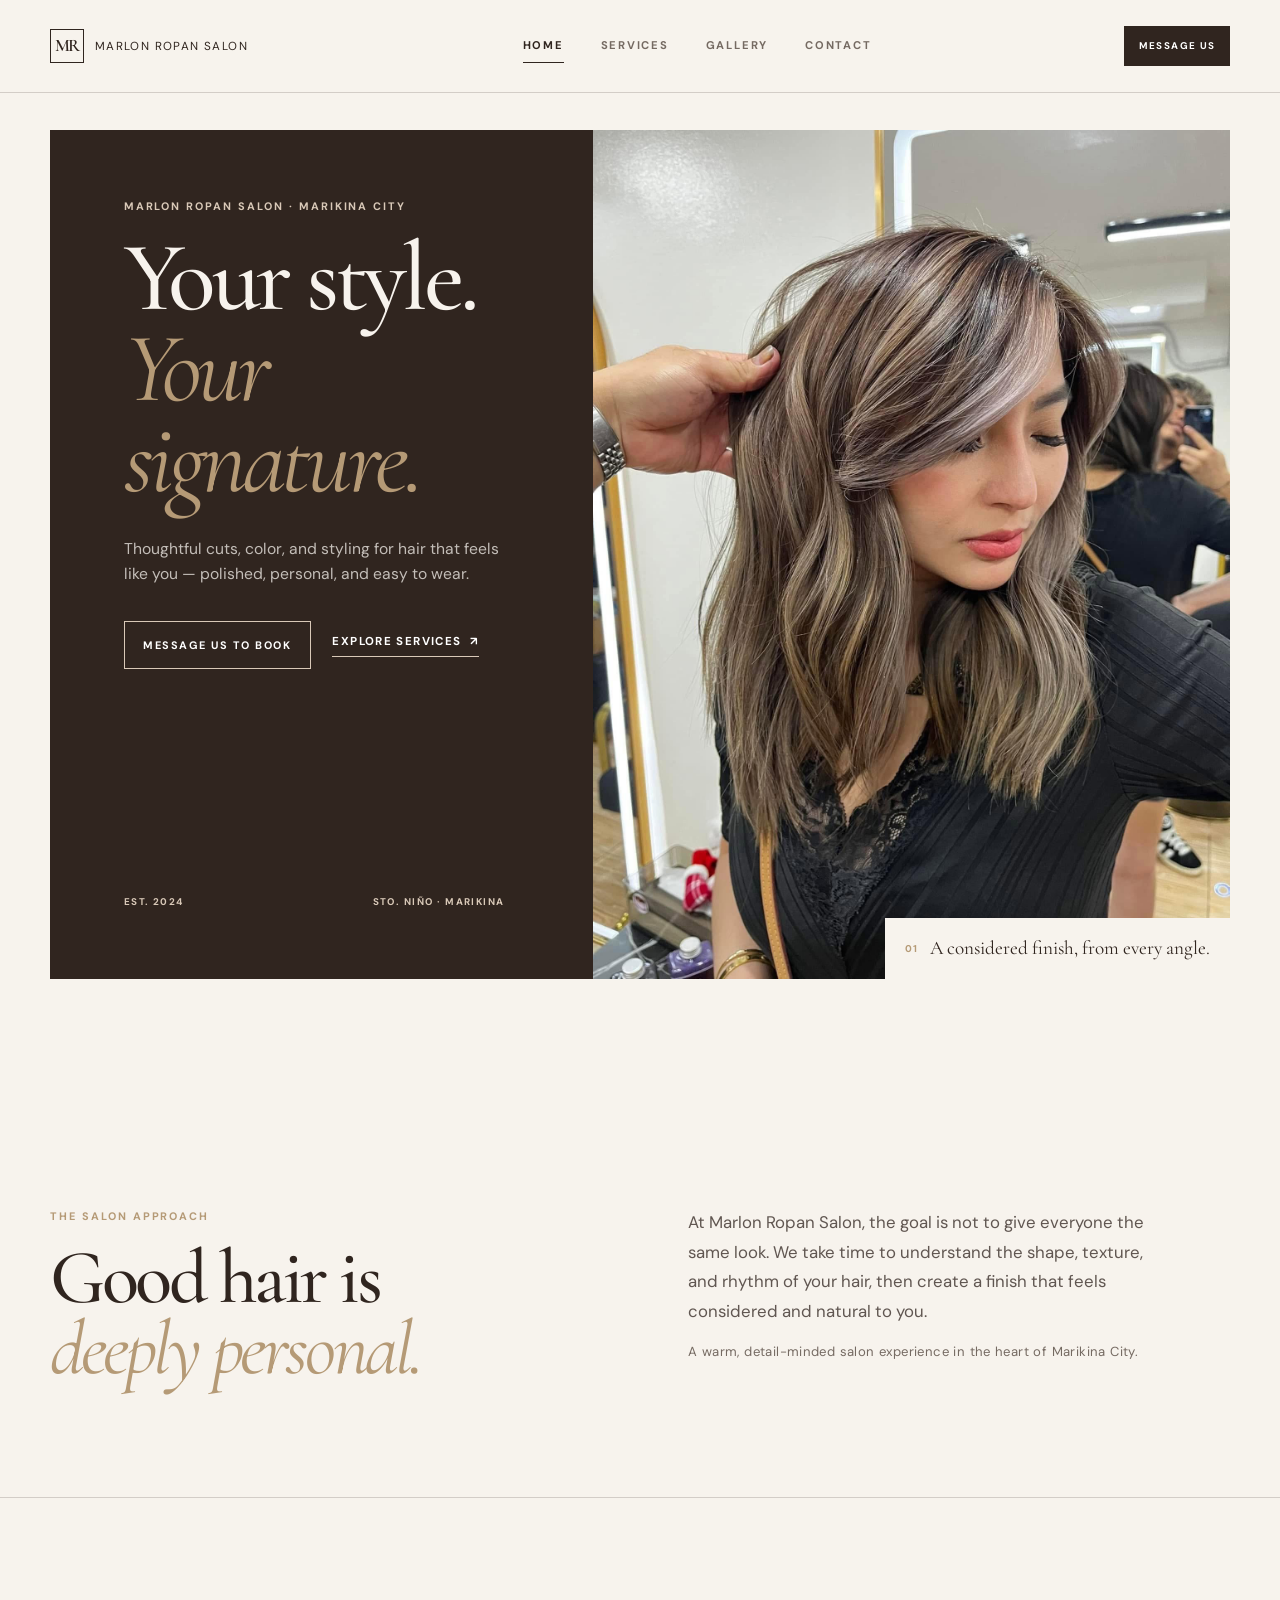
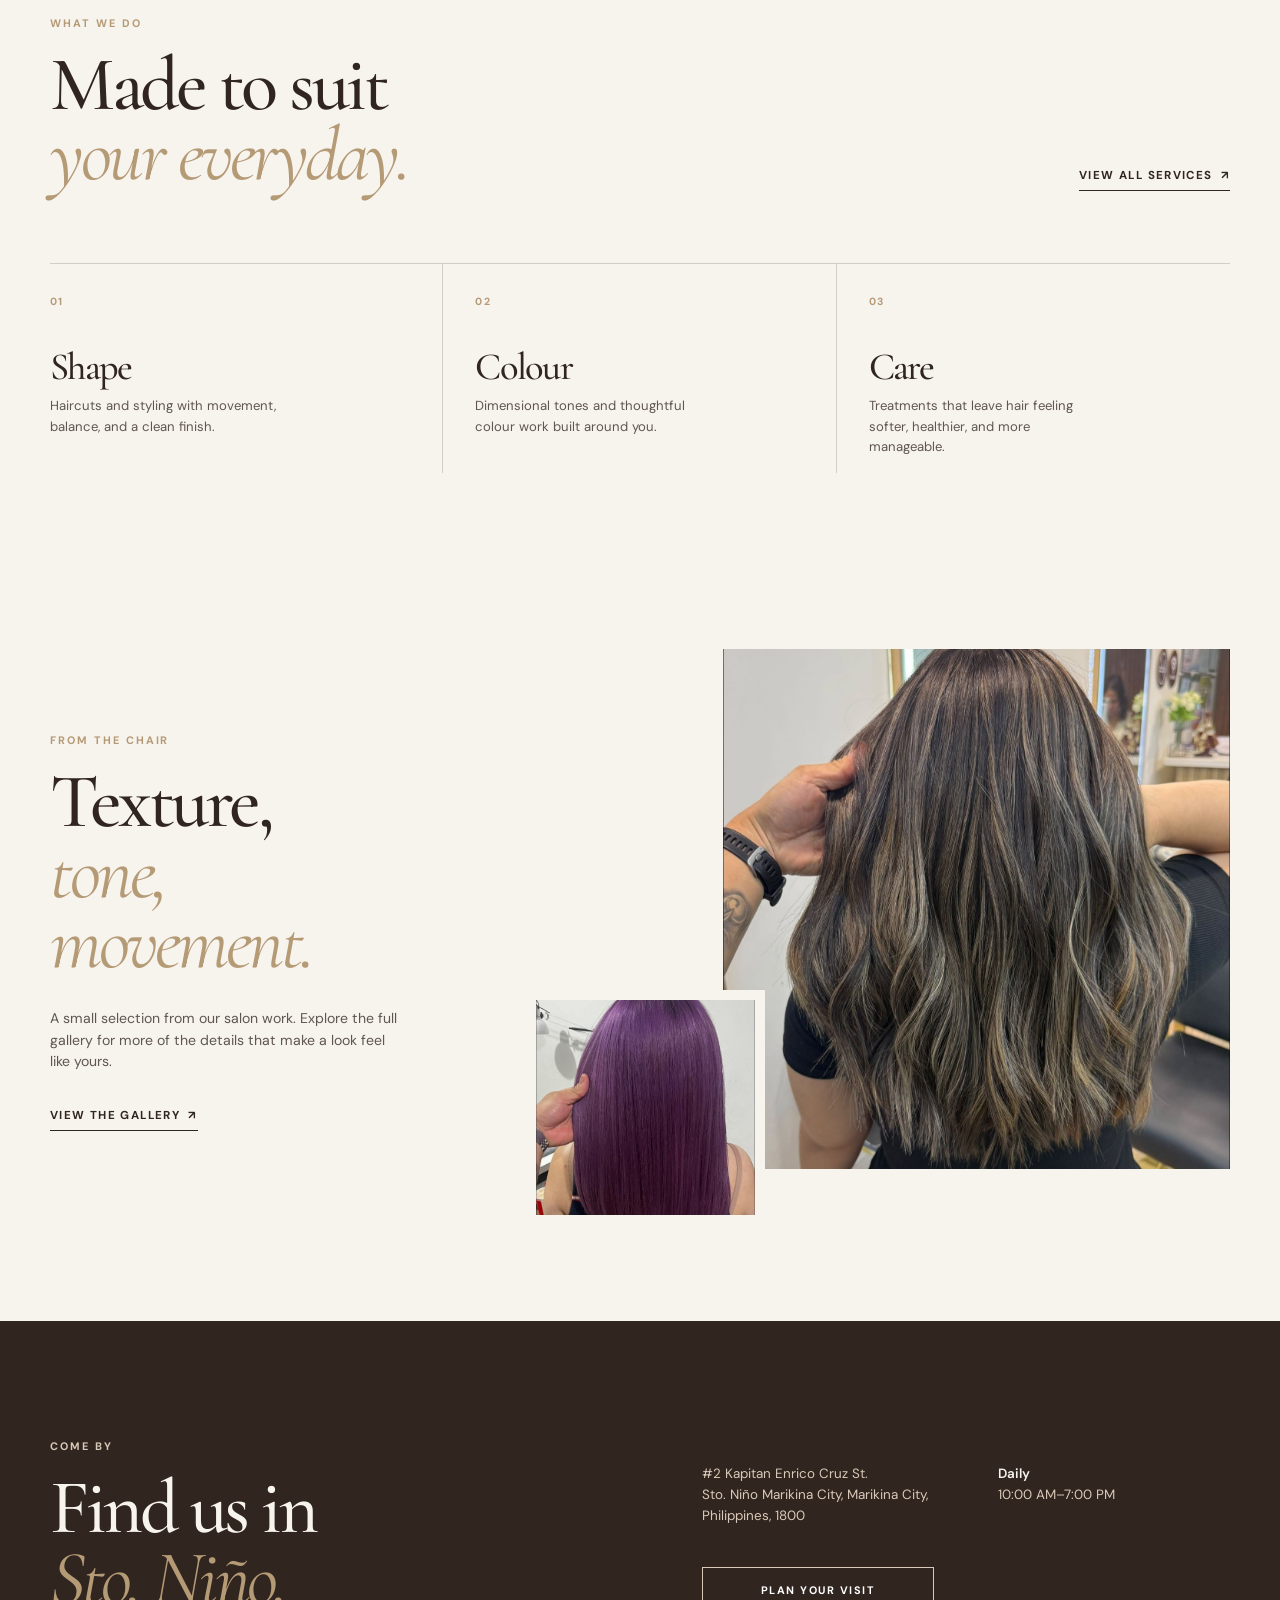
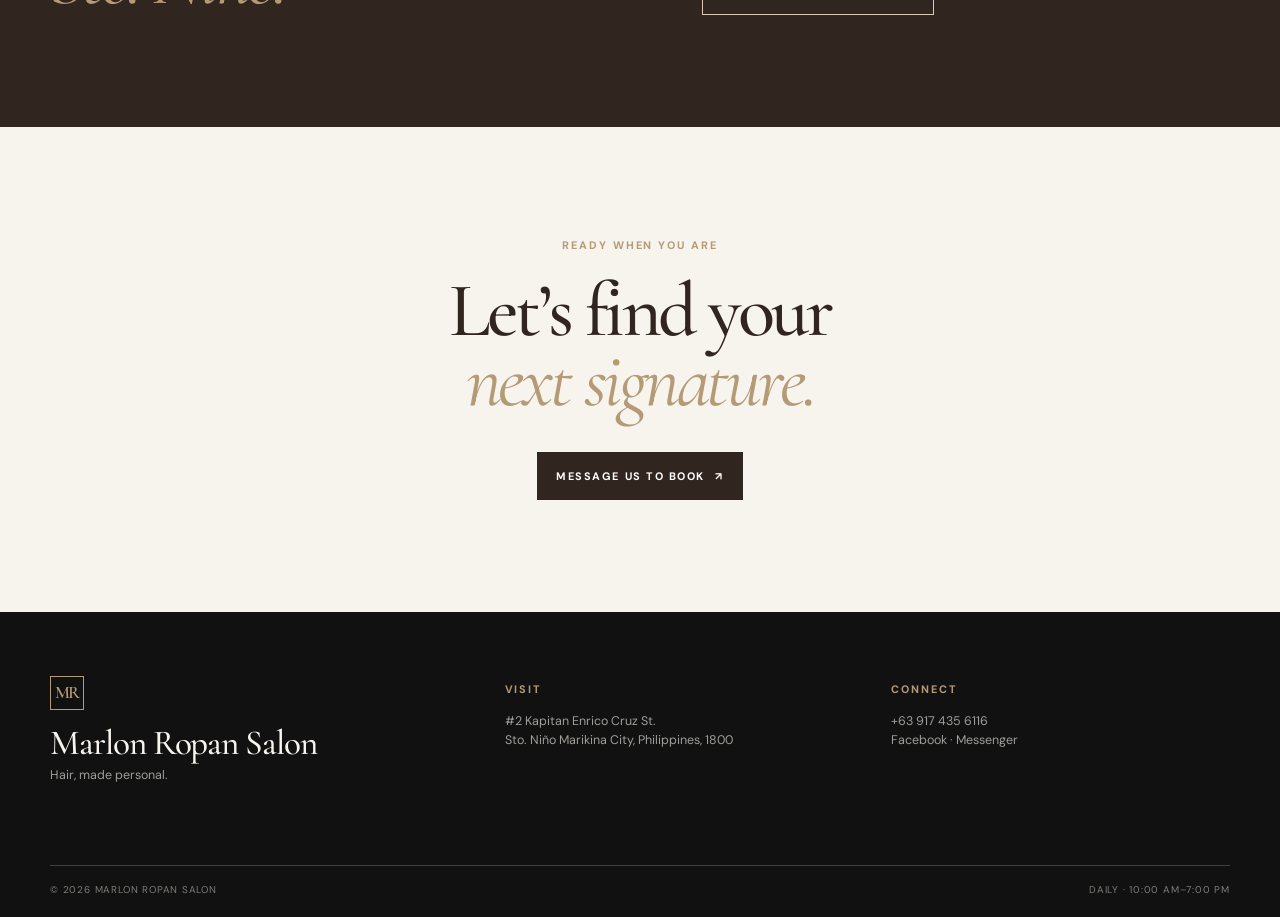
<file: index.html>
<!DOCTYPE html>
<html lang="en">
  <head>
    <meta charset="UTF-8" />
    <meta name="viewport" content="width=device-width, initial-scale=1.0" />
    <meta name="description" content="Marlon Ropan Salon offers thoughtful hair styling, color, and care in Marikina City, Philippines." />
    <title>Marlon Ropan Salon — Your Style. Your Signature.</title>
    <link rel="preconnect" href="https://fonts.googleapis.com" />
    <link rel="preconnect" href="https://fonts.gstatic.com" crossorigin />
    <link href="https://fonts.googleapis.com/css2?family=Cormorant+Garamond:wght@400;500;600;700&family=DM+Sans:wght@400;500;600;700&display=swap" rel="stylesheet" />
    <link rel="stylesheet" href="css/style.css" />
  </head>
  <body>
    <header class="site-header">
      <div class="container header-inner">
        <a class="brand" href="index.html" aria-label="Marlon Ropan Salon home">
          <img src="imgs/logo-banner.jpg" alt="Marlon Ropan Salon, established 2024" />
          <span class="brand-fallback"><b>MR</b><span>Marlon Ropan Salon</span></span>
        </a>
        <nav class="site-nav" id="site-nav-menu" aria-label="Main navigation">
          <a class="active" href="index.html">Home</a><a href="services.html">Services</a><a href="gallery.html">Gallery</a><a href="contact.html">Contact</a>
        </nav>
        <div class="header-actions">
          <a class="button button-dark header-book" href="https://m.me/balayageloungebymarlonropan" target="_blank" rel="noreferrer" data-messenger-link>Message Us</a>
          <button class="menu-toggle" type="button" aria-expanded="false" aria-controls="site-nav-menu" aria-label="Open navigation menu"><span></span><span></span></button>
        </div>
      </div>
    </header>
    <main>
      <section class="hero-home">
        <div class="container hero-home-grid">
          <div class="hero-panel">
            <span class="eyebrow eyebrow-light">Marlon Ropan Salon · Marikina City</span>
            <h1>Your style.<br /><em>Your signature.</em></h1>
            <p class="hero-lede">Thoughtful cuts, color, and styling for hair that feels like you — polished, personal, and easy to wear.</p>
            <div class="hero-actions">
              <a class="button button-light" href="https://m.me/balayageloungebymarlonropan" target="_blank" rel="noreferrer" data-messenger-link>Message Us to Book</a>
              <a class="text-link text-link-light" href="services.html">Explore services <span aria-hidden="true">↗</span></a>
            </div>
            <div class="hero-meta"><span>EST. 2024</span><span>Sto. Niño · Marikina</span></div>
          </div>
          <div class="hero-image-wrap">
            <img src="imgs/hair-2.jpg" alt="Softly layered, dimensional hair styled at Marlon Ropan Salon" loading="eager" />
            <p class="image-caption"><span>01</span> A considered finish, from every angle.</p>
          </div>
        </div>
      </section>
      <section class="intro-section section">
        <div class="container split-intro">
          <div><span class="eyebrow">The salon approach</span><h2>Good hair is<br /><em>deeply personal.</em></h2></div>
          <div class="intro-copy"><p>At Marlon Ropan Salon, the goal is not to give everyone the same look. We take time to understand the shape, texture, and rhythm of your hair, then create a finish that feels considered and natural to you.</p><p class="small-copy">A warm, detail-minded salon experience in the heart of Marikina City.</p></div>
        </div>
      </section>
      <section class="services-preview section section-line-top">
        <div class="container">
          <div class="section-heading-row"><div><span class="eyebrow">What we do</span><h2>Made to suit<br /><em>your everyday.</em></h2></div><a class="text-link" href="services.html">View all services <span aria-hidden="true">↗</span></a></div>
          <div class="service-teasers">
            <article><span>01</span><h3>Shape</h3><p>Haircuts and styling with movement, balance, and a clean finish.</p></article>
            <article><span>02</span><h3>Colour</h3><p>Dimensional tones and thoughtful colour work built around you.</p></article>
            <article><span>03</span><h3>Care</h3><p>Treatments that leave hair feeling softer, healthier, and more manageable.</p></article>
          </div>
        </div>
      </section>
      <section class="looks-section section">
        <div class="container looks-grid">
          <div class="looks-copy"><span class="eyebrow">From the chair</span><h2>Texture,<br /><em>tone, movement.</em></h2><p>A small selection from our salon work. Explore the full gallery for more of the details that make a look feel like yours.</p><a class="text-link" href="gallery.html">View the gallery <span aria-hidden="true">↗</span></a></div>
          <div class="looks-images"><a href="gallery.html" class="look-large"><img src="imgs/hair-5.jpg" alt="Dimensional wavy hair with soft highlights" loading="lazy" /></a><a href="gallery.html" class="look-small"><img src="imgs/hair-8.jpg" alt="Sleek, vivid purple hair finish" loading="lazy" /></a></div>
        </div>
      </section>
      <section class="visit-strip section">
        <div class="container visit-content"><div><span class="eyebrow eyebrow-light">Come by</span><h2>Find us in<br /><em>Sto. Niño.</em></h2></div><div class="visit-details"><p>#2 Kapitan Enrico Cruz St.<br />Sto. Niño Marikina City, Marikina City,<br />Philippines, 1800</p><p><strong>Daily</strong><br />10:00 AM–7:00 PM</p><a class="button button-light" href="contact.html">Plan your visit</a></div></div>
      </section>
      <section class="booking-section section"><div class="container booking-inner"><span class="eyebrow">Ready when you are</span><h2>Let’s find your<br /><em>next signature.</em></h2><a class="button button-dark" href="https://m.me/balayageloungebymarlonropan" target="_blank" rel="noreferrer" data-messenger-link>Message Us to Book <span aria-hidden="true">↗</span></a></div></section>
    </main>
    <footer class="site-footer">
      <div class="container footer-top"><div><span class="footer-mark">MR</span><h3>Marlon Ropan Salon</h3><p>Hair, made personal.</p></div><div><span class="footer-label">Visit</span><p>#2 Kapitan Enrico Cruz St.<br />Sto. Niño Marikina City, Philippines, 1800</p></div><div><span class="footer-label">Connect</span><p><a href="tel:+639174356116">+63 917 435 6116</a><br /><a href="https://www.facebook.com/balayageloungebymarlonropan" target="_blank" rel="noreferrer">Facebook</a> · <a href="https://m.me/balayageloungebymarlonropan" target="_blank" rel="noreferrer" data-messenger-link>Messenger</a></p></div></div>
      <div class="container footer-bottom"><span>© <span data-current-year></span> Marlon Ropan Salon</span><span>Daily · 10:00 AM–7:00 PM</span></div>
    </footer>
    <script src="js/main.js"></script>
  </body>
</html>
</file>
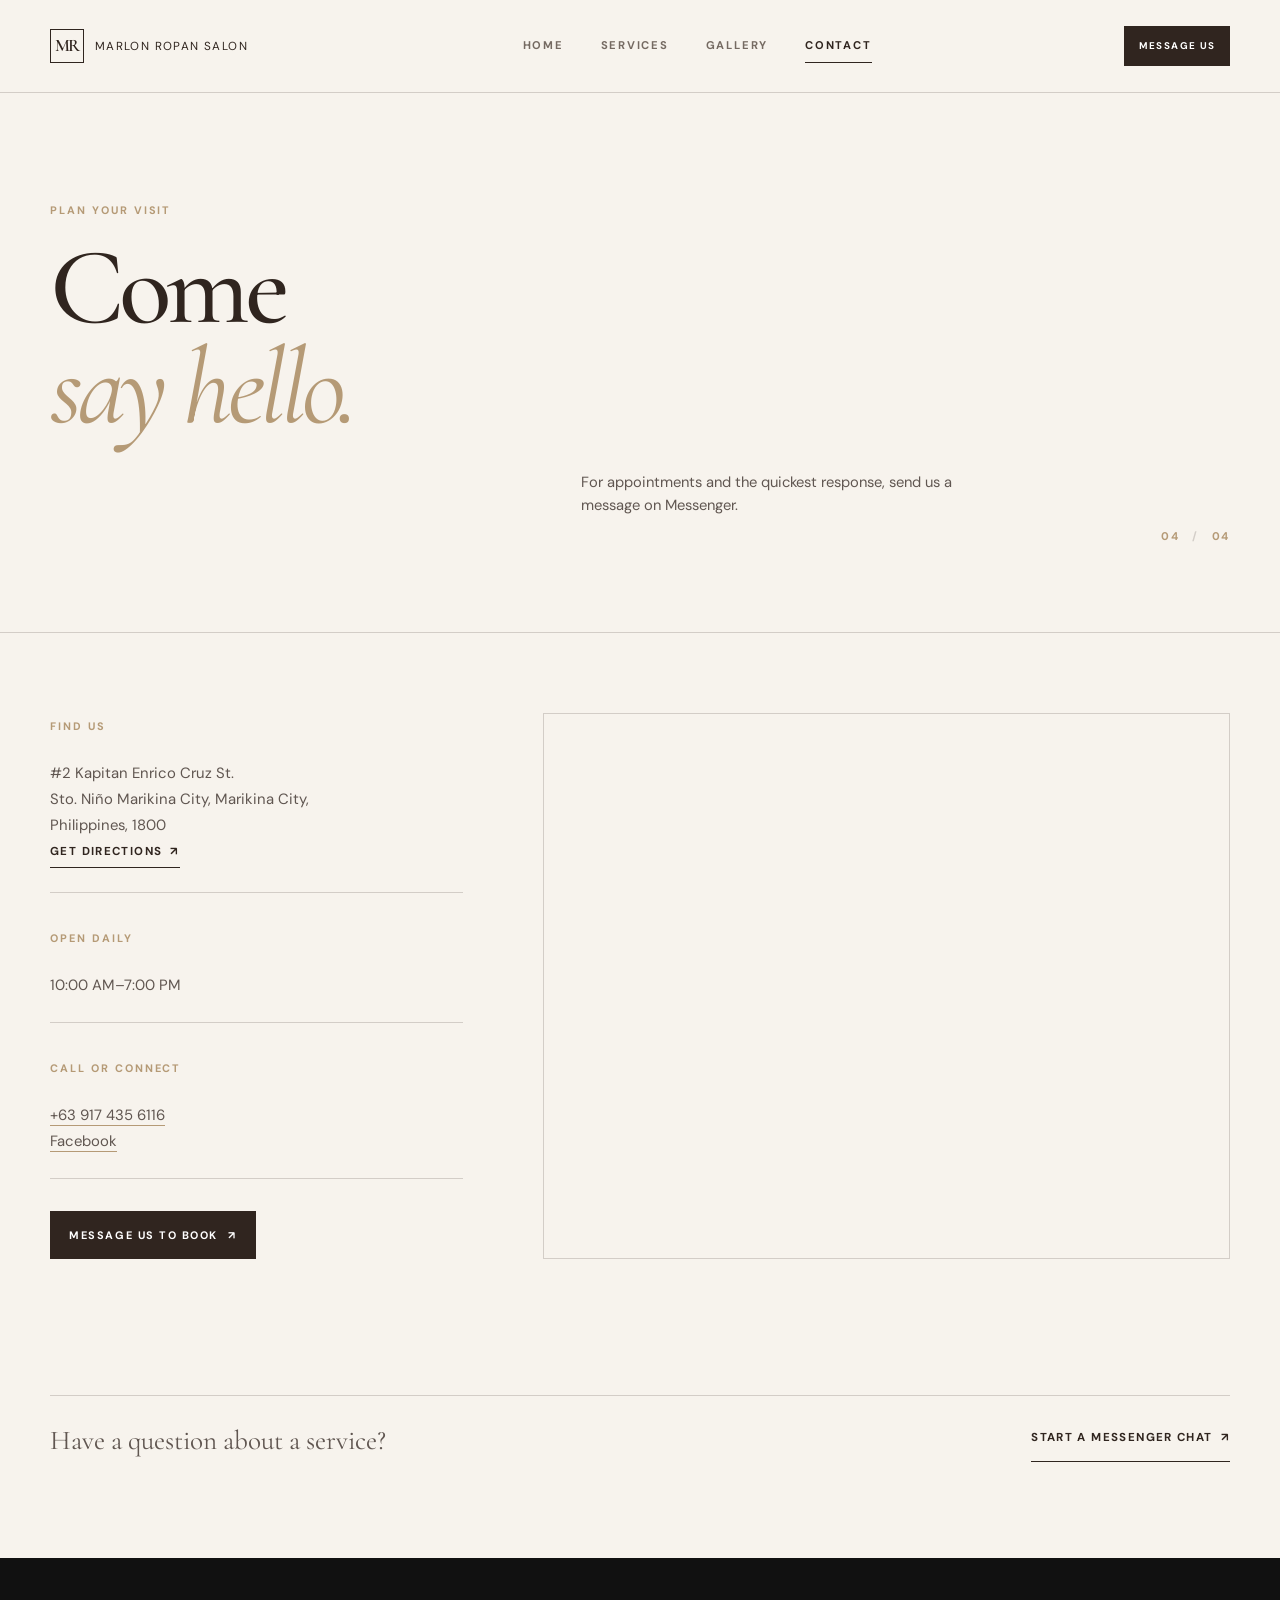
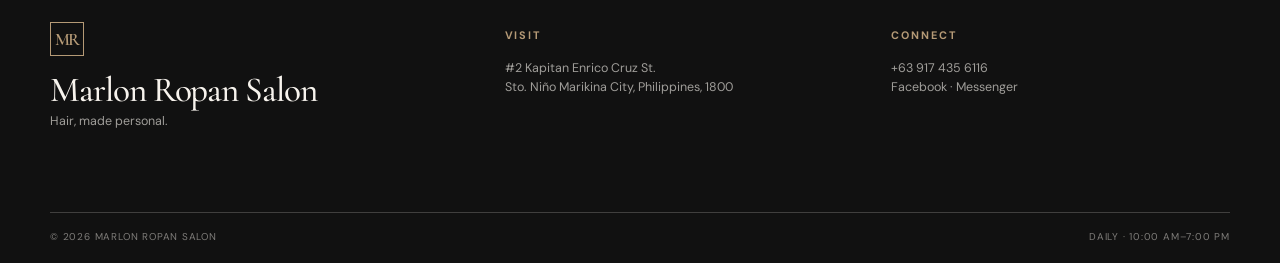
<file: contact.html>
<!DOCTYPE html>
<html lang="en">
  <head>
    <meta charset="UTF-8" /><meta name="viewport" content="width=device-width, initial-scale=1.0" />
    <meta name="description" content="Contact Marlon Ropan Salon in Marikina City for bookings, directions, and salon information." />
    <title>Contact — Marlon Ropan Salon</title>
    <link rel="preconnect" href="https://fonts.googleapis.com" /><link rel="preconnect" href="https://fonts.gstatic.com" crossorigin /><link href="https://fonts.googleapis.com/css2?family=Cormorant+Garamond:wght@400;500;600;700&family=DM+Sans:wght@400;500;600;700&display=swap" rel="stylesheet" /><link rel="stylesheet" href="css/style.css" />
  </head>
  <body>
    <header class="site-header"><div class="container header-inner"><a class="brand" href="index.html" aria-label="Marlon Ropan Salon home"><img src="imgs/logo-banner.jpg" alt="Marlon Ropan Salon, established 2024" /><span class="brand-fallback"><b>MR</b><span>Marlon Ropan Salon</span></span></a><nav class="site-nav" id="site-nav-menu" aria-label="Main navigation"><a href="index.html">Home</a><a href="services.html">Services</a><a href="gallery.html">Gallery</a><a class="active" href="contact.html">Contact</a></nav><div class="header-actions"><a class="button button-dark header-book" href="https://m.me/balayageloungebymarlonropan" target="_blank" rel="noreferrer" data-messenger-link>Message Us</a><button class="menu-toggle" type="button" aria-expanded="false" aria-controls="site-nav-menu" aria-label="Open navigation menu"><span></span><span></span></button></div></div></header>
    <main>
      <section class="page-intro contact-intro"><div class="container page-intro-inner"><span class="eyebrow">Plan your visit</span><h1>Come<br /><em>say hello.</em></h1><p>For appointments and the quickest response, send us a message on Messenger.</p><div class="page-index">04 <span>/</span> 04</div></div></section>
      <section class="section contact-section"><div class="container contact-layout"><div class="contact-details-large"><div class="contact-block"><span class="footer-label">Find us</span><p>#2 Kapitan Enrico Cruz St.<br />Sto. Niño Marikina City, Marikina City,<br />Philippines, 1800</p><a class="text-link" href="https://www.google.com/maps/search/?api=1&query=2%20Kapitan%20Enrico%20Cruz%20St.%20Sto.%20Ni%C3%B1o%20Marikina%20City%2C%20Marikina%20City%2C%20Philippines%201800" target="_blank" rel="noreferrer">Get directions <span aria-hidden="true">↗</span></a></div><div class="contact-block"><span class="footer-label">Open daily</span><p>10:00 AM–7:00 PM</p></div><div class="contact-block"><span class="footer-label">Call or connect</span><p><a href="tel:+639174356116">+63 917 435 6116</a><br /><a href="https://www.facebook.com/balayageloungebymarlonropan" target="_blank" rel="noreferrer">Facebook</a></p></div><a class="button button-dark" href="https://m.me/balayageloungebymarlonropan" target="_blank" rel="noreferrer" data-messenger-link>Message Us to Book <span aria-hidden="true">↗</span></a></div><div class="map-wrap"><iframe src="https://www.google.com/maps?q=2%20Kapitan%20Enrico%20Cruz%20St.%20Sto.%20Ni%C3%B1o%20Marikina%20City%2C%20Marikina%20City%2C%20Philippines%201800&output=embed" loading="lazy" referrerpolicy="no-referrer-when-downgrade" title="Marlon Ropan Salon map location" allowfullscreen></iframe></div></div></section>
      <section class="contact-bottom"><div class="container"><p>Have a question about a service?</p><a class="text-link" href="https://m.me/balayageloungebymarlonropan" target="_blank" rel="noreferrer" data-messenger-link>Start a Messenger chat <span aria-hidden="true">↗</span></a></div></section>
    </main>
    <footer class="site-footer"><div class="container footer-top"><div><span class="footer-mark">MR</span><h3>Marlon Ropan Salon</h3><p>Hair, made personal.</p></div><div><span class="footer-label">Visit</span><p>#2 Kapitan Enrico Cruz St.<br />Sto. Niño Marikina City, Philippines, 1800</p></div><div><span class="footer-label">Connect</span><p><a href="tel:+639174356116">+63 917 435 6116</a><br /><a href="https://www.facebook.com/balayageloungebymarlonropan" target="_blank" rel="noreferrer">Facebook</a> · <a href="https://m.me/balayageloungebymarlonropan" target="_blank" rel="noreferrer" data-messenger-link>Messenger</a></p></div></div><div class="container footer-bottom"><span>© <span data-current-year></span> Marlon Ropan Salon</span><span>Daily · 10:00 AM–7:00 PM</span></div></footer>
    <script src="js/main.js"></script>
  </body>
</html>
</file>
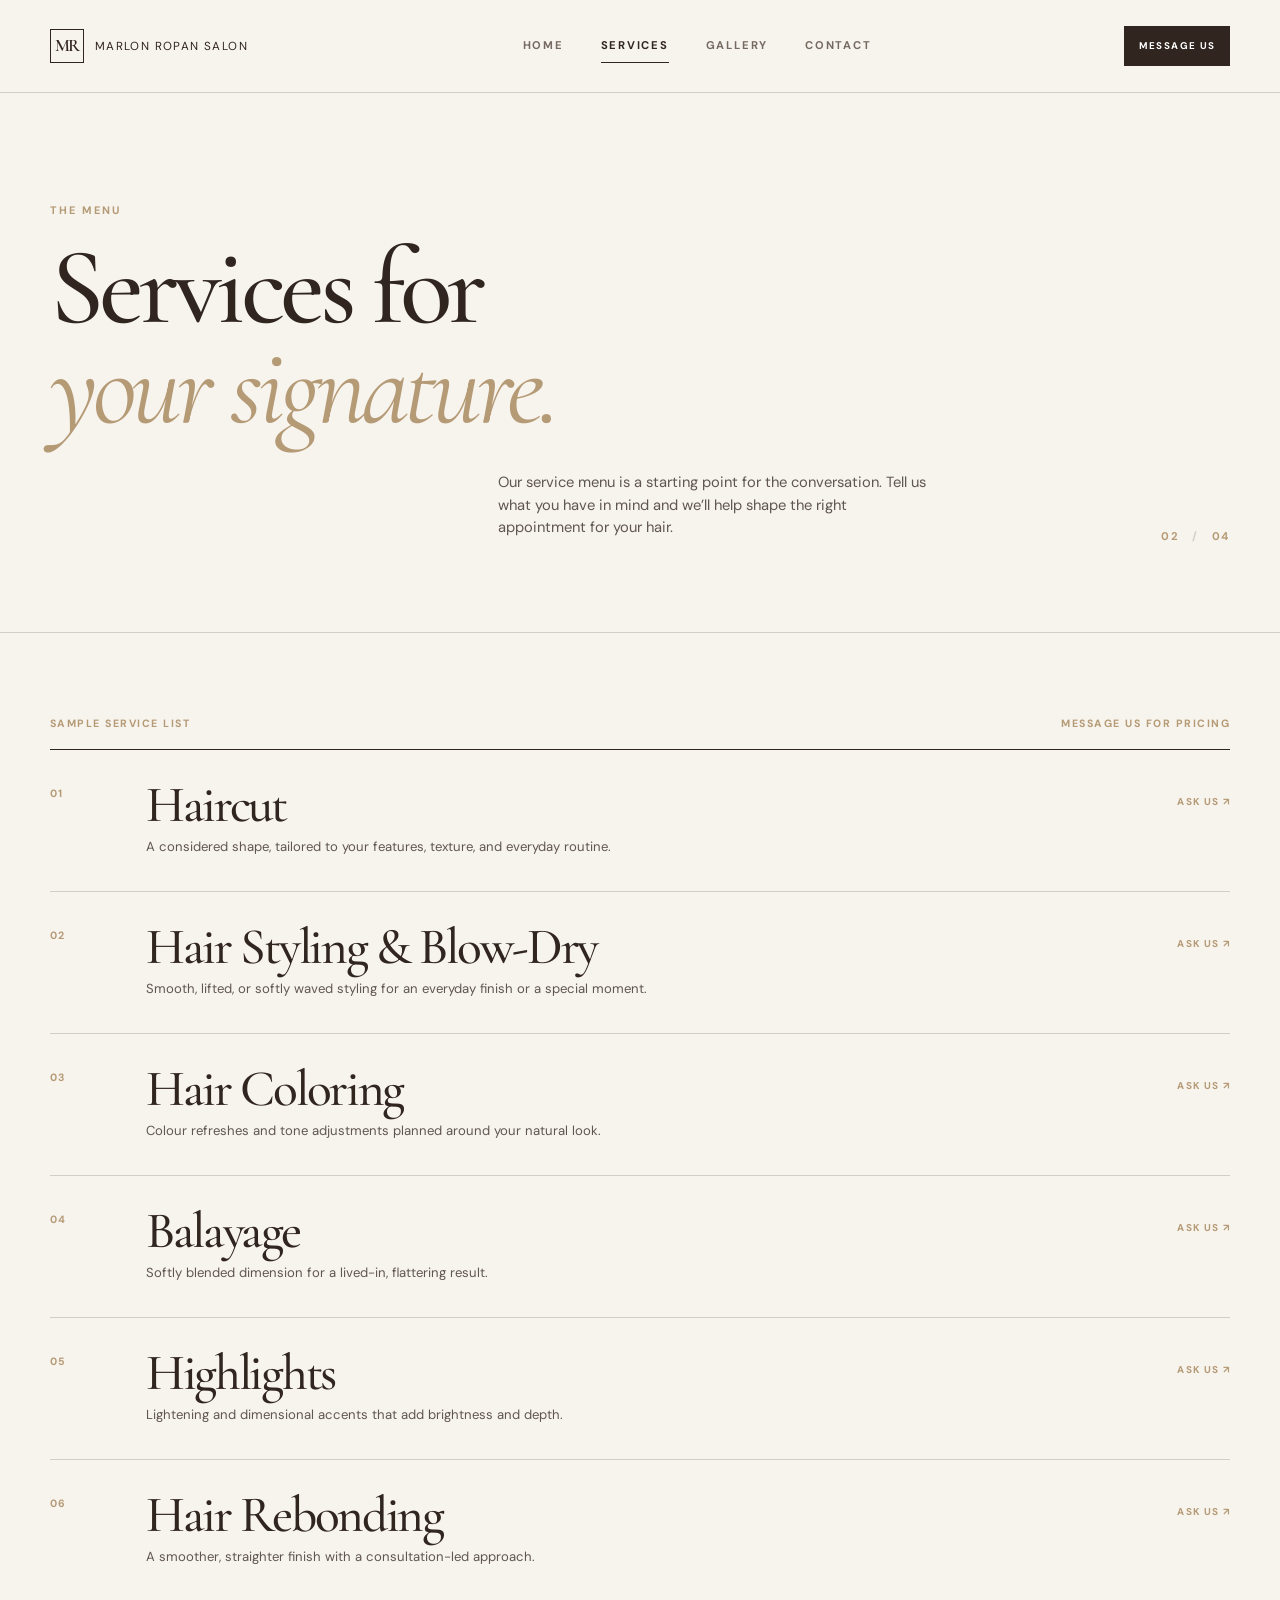
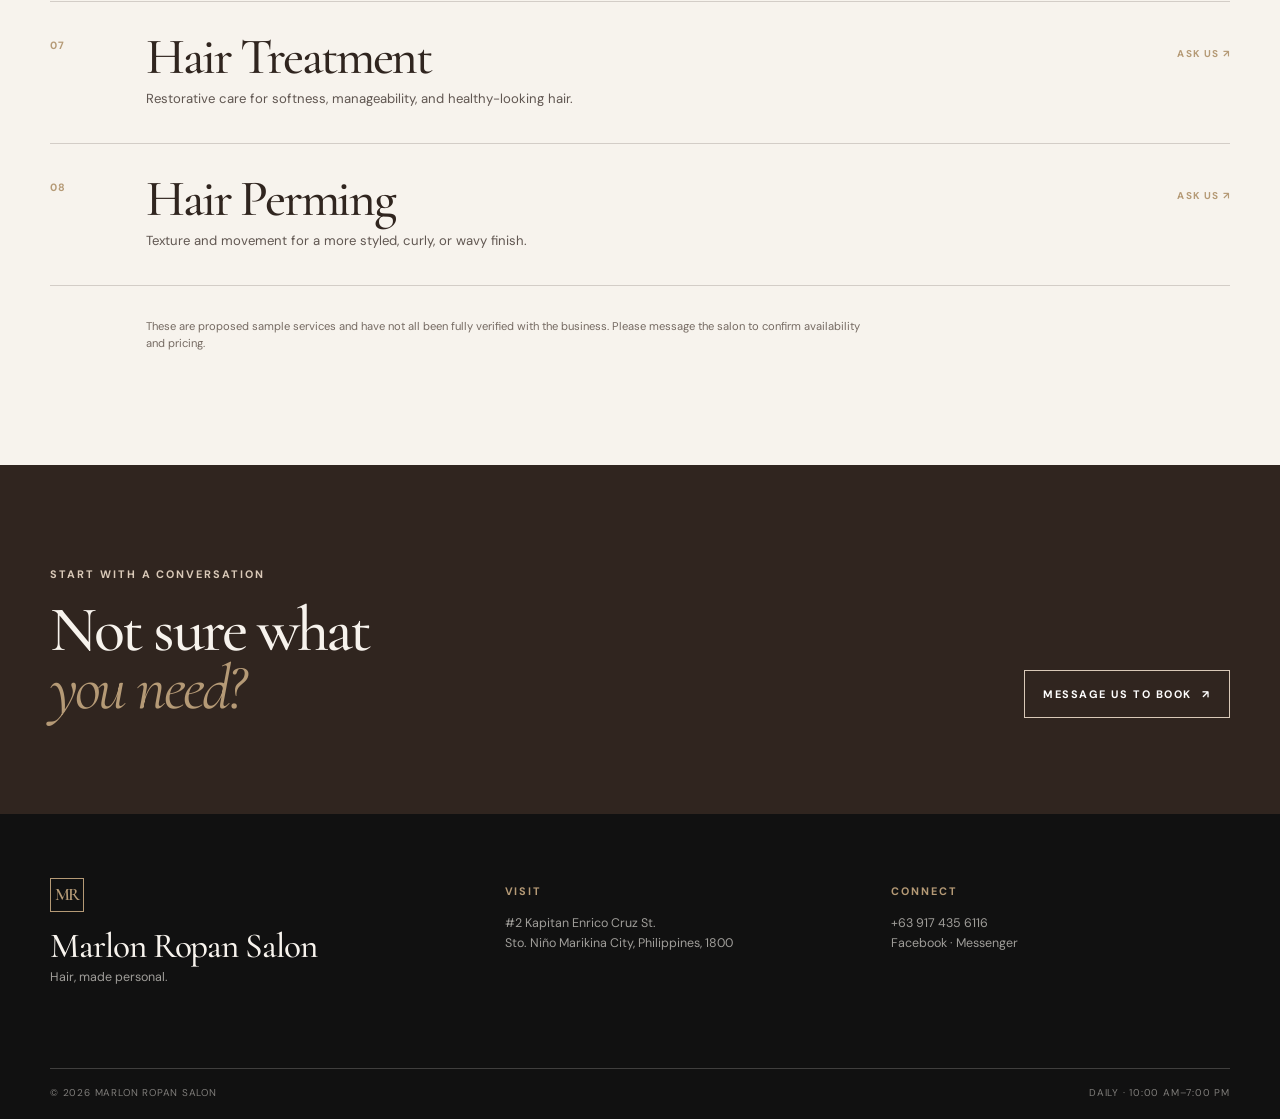
<file: services.html>
<!DOCTYPE html>
<html lang="en">
  <head>
    <meta charset="UTF-8" /><meta name="viewport" content="width=device-width, initial-scale=1.0" />
    <meta name="description" content="Explore the sample service menu at Marlon Ropan Salon in Marikina City." />
    <title>Services — Marlon Ropan Salon</title>
    <link rel="preconnect" href="https://fonts.googleapis.com" /><link rel="preconnect" href="https://fonts.gstatic.com" crossorigin />
    <link href="https://fonts.googleapis.com/css2?family=Cormorant+Garamond:wght@400;500;600;700&family=DM+Sans:wght@400;500;600;700&display=swap" rel="stylesheet" /><link rel="stylesheet" href="css/style.css" />
  </head>
  <body>
    <header class="site-header"><div class="container header-inner"><a class="brand" href="index.html" aria-label="Marlon Ropan Salon home"><img src="imgs/logo-banner.jpg" alt="Marlon Ropan Salon, established 2024" /><span class="brand-fallback"><b>MR</b><span>Marlon Ropan Salon</span></span></a><nav class="site-nav" id="site-nav-menu" aria-label="Main navigation"><a href="index.html">Home</a><a class="active" href="services.html">Services</a><a href="gallery.html">Gallery</a><a href="contact.html">Contact</a></nav><div class="header-actions"><a class="button button-dark header-book" href="https://m.me/balayageloungebymarlonropan" target="_blank" rel="noreferrer" data-messenger-link>Message Us</a><button class="menu-toggle" type="button" aria-expanded="false" aria-controls="site-nav-menu" aria-label="Open navigation menu"><span></span><span></span></button></div></div></header>
    <main>
      <section class="page-intro"><div class="container page-intro-inner"><span class="eyebrow">The menu</span><h1>Services for<br /><em>your signature.</em></h1><p>Our service menu is a starting point for the conversation. Tell us what you have in mind and we’ll help shape the right appointment for your hair.</p><div class="page-index">02 <span>/</span> 04</div></div></section>
      <section class="section services-menu"><div class="container"><div class="menu-note"><span>Sample service list</span><span>Message us for pricing</span></div><div class="service-list">
        <article><span class="service-number">01</span><div><h2>Haircut</h2><p>A considered shape, tailored to your features, texture, and everyday routine.</p></div><span class="service-action">Ask us ↗</span></article>
        <article><span class="service-number">02</span><div><h2>Hair Styling &amp; Blow-Dry</h2><p>Smooth, lifted, or softly waved styling for an everyday finish or a special moment.</p></div><span class="service-action">Ask us ↗</span></article>
        <article><span class="service-number">03</span><div><h2>Hair Coloring</h2><p>Colour refreshes and tone adjustments planned around your natural look.</p></div><span class="service-action">Ask us ↗</span></article>
        <article><span class="service-number">04</span><div><h2>Balayage</h2><p>Softly blended dimension for a lived-in, flattering result.</p></div><span class="service-action">Ask us ↗</span></article>
        <article><span class="service-number">05</span><div><h2>Highlights</h2><p>Lightening and dimensional accents that add brightness and depth.</p></div><span class="service-action">Ask us ↗</span></article>
        <article><span class="service-number">06</span><div><h2>Hair Rebonding</h2><p>A smoother, straighter finish with a consultation-led approach.</p></div><span class="service-action">Ask us ↗</span></article>
        <article><span class="service-number">07</span><div><h2>Hair Treatment</h2><p>Restorative care for softness, manageability, and healthy-looking hair.</p></div><span class="service-action">Ask us ↗</span></article>
        <article><span class="service-number">08</span><div><h2>Hair Perming</h2><p>Texture and movement for a more styled, curly, or wavy finish.</p></div><span class="service-action">Ask us ↗</span></article>
      </div><p class="disclaimer">These are proposed sample services and have not all been fully verified with the business. Please message the salon to confirm availability and pricing.</p></div></section>
      <section class="dark-cta"><div class="container dark-cta-inner"><div><span class="eyebrow eyebrow-light">Start with a conversation</span><h2>Not sure what<br /><em>you need?</em></h2></div><a class="button button-light" href="https://m.me/balayageloungebymarlonropan" target="_blank" rel="noreferrer" data-messenger-link>Message Us to Book <span aria-hidden="true">↗</span></a></div></section>
    </main>
    <footer class="site-footer"><div class="container footer-top"><div><span class="footer-mark">MR</span><h3>Marlon Ropan Salon</h3><p>Hair, made personal.</p></div><div><span class="footer-label">Visit</span><p>#2 Kapitan Enrico Cruz St.<br />Sto. Niño Marikina City, Philippines, 1800</p></div><div><span class="footer-label">Connect</span><p><a href="tel:+639174356116">+63 917 435 6116</a><br /><a href="https://www.facebook.com/balayageloungebymarlonropan" target="_blank" rel="noreferrer">Facebook</a> · <a href="https://m.me/balayageloungebymarlonropan" target="_blank" rel="noreferrer" data-messenger-link>Messenger</a></p></div></div><div class="container footer-bottom"><span>© <span data-current-year></span> Marlon Ropan Salon</span><span>Daily · 10:00 AM–7:00 PM</span></div></footer>
    <script src="js/main.js"></script>
  </body>
</html>
</file>
<file: css/style.css>
:root {
  --ivory: #f7f3ed;
  --espresso: #30251f;
  --gold: #b59a76;
  --sand: #d9c9b8;
  --white: #fff;
  --black: #111;
  --muted: #756a62;
  --line: rgba(48, 37, 31, 0.18);
  --soft-line: rgba(48, 37, 31, 0.1);
  --content-width: 1180px;
  --ease: 180ms ease;
}

* { box-sizing: border-box; }
html { scroll-behavior: smooth; }
body { margin: 0; background: var(--ivory); color: var(--espresso); font-family: "DM Sans", sans-serif; line-height: 1.55; overflow-x: hidden; }
body.modal-open { overflow: hidden; }
img { display: block; max-width: 100%; }
a { color: inherit; text-decoration: none; }
button { font: inherit; }
.container { width: min(var(--content-width), calc(100% - 4rem)); margin-inline: auto; }
.section { padding: 7rem 0; }
.eyebrow, .footer-label { display: inline-block; color: var(--gold); font-size: .68rem; font-weight: 700; letter-spacing: .18em; line-height: 1.2; text-transform: uppercase; }
.eyebrow { margin-bottom: 1.25rem; }
.eyebrow-light { color: var(--sand); }
h1, h2, h3 { margin: 0; color: var(--espresso); font-family: "Cormorant Garamond", Georgia, serif; font-weight: 500; letter-spacing: -.045em; line-height: .92; }
h1 { font-size: clamp(4.5rem, 8.5vw, 8rem); }
h2 { font-size: clamp(3.4rem, 6vw, 5.8rem); }
h3 { font-size: clamp(2rem, 3vw, 2.75rem); }
h1 em, h2 em, h3 em { color: var(--gold); font-style: italic; font-weight: 400; }
p { margin: 0 0 1rem; color: rgba(48, 37, 31, .76); }
.small-copy { color: var(--muted); font-size: .82rem; letter-spacing: .03em; }

/* Shared chrome */
.site-header { position: relative; z-index: 10; background: var(--ivory); border-bottom: 1px solid var(--line); }
.header-inner { display: grid; grid-template-columns: 220px 1fr auto; align-items: center; gap: 2rem; min-height: 92px; }
.brand { display: flex; align-items: center; min-width: 0; }
.brand img { display: none; }
.brand-fallback { display: flex; align-items: center; gap: .7rem; font-size: .73rem; letter-spacing: .12em; text-transform: uppercase; }
.brand-fallback b, .footer-mark { display: inline-grid; place-items: center; width: 2.1rem; height: 2.1rem; border: 1px solid currentColor; font-family: "Cormorant Garamond", serif; font-size: 1.1rem; font-weight: 600; letter-spacing: -.1em; }
.site-nav { display: flex; justify-content: center; gap: 2.3rem; }
.site-nav a { position: relative; padding: .7rem 0; color: var(--muted); font-size: .7rem; font-weight: 700; letter-spacing: .16em; text-transform: uppercase; }
.site-nav a::after { position: absolute; bottom: .2rem; left: 0; width: 100%; height: 1px; background: var(--espresso); content: ""; transform: scaleX(0); transform-origin: right; transition: transform var(--ease); }
.site-nav a:hover, .site-nav a:focus-visible, .site-nav a.active { color: var(--espresso); }
.site-nav a:hover::after, .site-nav a:focus-visible::after, .site-nav a.active::after { transform: scaleX(1); transform-origin: left; }
.header-actions { display: flex; align-items: center; gap: 1rem; }
.button { display: inline-flex; align-items: center; justify-content: center; gap: .65rem; min-height: 48px; padding: .75rem 1.15rem; border: 1px solid var(--espresso); font-size: .68rem; font-weight: 700; letter-spacing: .14em; text-transform: uppercase; transition: background var(--ease), color var(--ease), border-color var(--ease); }
.button:hover, .button:focus-visible { background: var(--gold); border-color: var(--gold); color: var(--black); }
.button-dark { background: var(--espresso); color: var(--white); }
.button-light { border-color: var(--sand); color: var(--white); }
.button-light:hover, .button-light:focus-visible { background: var(--sand); border-color: var(--sand); color: var(--espresso); }
.header-book { min-height: 40px; padding: .55rem .85rem; font-size: .61rem; }
.menu-toggle { display: none; width: 42px; height: 42px; padding: 0; border: 1px solid var(--line); background: transparent; cursor: pointer; }
.menu-toggle span { display: block; width: 16px; height: 1px; margin: 4px auto; background: var(--espresso); }
.text-link { display: inline-flex; align-items: center; gap: .5rem; width: fit-content; border-bottom: 1px solid var(--espresso); padding-bottom: .35rem; font-size: .72rem; font-weight: 700; letter-spacing: .12em; text-transform: uppercase; }
.text-link:hover, .text-link:focus-visible { border-color: var(--gold); color: var(--gold); }
.text-link-light { border-color: var(--sand); color: var(--white); }

/* Home */
.hero-home { padding: 2.3rem 0 7rem; }
.hero-home-grid { display: grid; grid-template-columns: minmax(0, .92fr) minmax(0, 1.08fr); min-height: 650px; }
.hero-panel { display: flex; flex-direction: column; justify-content: center; padding: 4.4rem 5.5rem 4.4rem 4.6rem; background: var(--espresso); }
.hero-panel h1 { color: var(--ivory); font-size: clamp(4.5rem, 7.7vw, 7.5rem); }
.hero-lede { max-width: 25rem; margin: 2rem 0 0; color: rgba(247, 243, 237, .74); font-size: .98rem; }
.hero-actions { display: flex; align-items: center; flex-wrap: wrap; gap: 1.35rem; margin-top: 2.2rem; }
.hero-meta { display: flex; justify-content: space-between; gap: 1rem; margin-top: auto; padding-top: 5rem; color: var(--sand); font-size: .61rem; font-weight: 700; letter-spacing: .15em; text-transform: uppercase; }
.hero-image-wrap { position: relative; min-height: 650px; }
.hero-image-wrap img { width: 100%; height: 100%; object-fit: cover; object-position: 52% center; }
.image-caption { position: absolute; right: 0; bottom: 0; display: flex; align-items: center; gap: .75rem; margin: 0; padding: 1rem 1.25rem; background: var(--ivory); color: var(--espresso); font-family: "Cormorant Garamond", serif; font-size: 1.2rem; }
.image-caption span { color: var(--gold); font-family: "DM Sans", sans-serif; font-size: .62rem; font-weight: 700; letter-spacing: .12em; }
.split-intro { display: grid; grid-template-columns: 1fr 1fr; gap: 6rem; align-items: end; }
.intro-copy { max-width: 29rem; padding-bottom: .4rem; }
.intro-copy p:first-child { font-size: 1.05rem; line-height: 1.75; }
.section-line-top { border-top: 1px solid var(--line); }
.section-heading-row { display: flex; align-items: end; justify-content: space-between; gap: 2rem; margin-bottom: 4.5rem; }
.service-teasers { display: grid; grid-template-columns: repeat(3, 1fr); border-top: 1px solid var(--line); }
.service-teasers article { padding: 1.5rem 2rem 0 0; border-right: 1px solid var(--line); }
.service-teasers article + article { padding-left: 2rem; }
.service-teasers article:last-child { border-right: 0; }
.service-teasers article > span { color: var(--gold); font-size: .65rem; font-weight: 700; letter-spacing: .12em; }
.service-teasers h3 { margin: 2.3rem 0 .7rem; }
.service-teasers p { max-width: 15rem; font-size: .82rem; }
.looks-section { padding-top: 4rem; }
.looks-grid { display: grid; grid-template-columns: .72fr 1.28fr; gap: 5rem; align-items: center; }
.looks-copy { max-width: 22rem; }
.looks-copy p { margin: 1.8rem 0; font-size: .88rem; }
.looks-images { position: relative; min-height: 560px; }
.looks-images a { display: block; overflow: hidden; }
.looks-images img { width: 100%; height: 100%; object-fit: cover; transition: transform 500ms ease; }
.looks-images a:hover img { transform: scale(1.03); }
.look-large { width: 72%; height: 520px; margin-left: auto; }
.look-small { position: absolute; bottom: -1rem; left: 0; width: 34%; height: 235px; border: 10px solid var(--ivory); }
.visit-strip, .dark-cta { background: var(--espresso); }
.visit-content, .dark-cta-inner { display: flex; justify-content: space-between; gap: 4rem; align-items: end; }
.visit-content h2, .dark-cta h2 { color: var(--ivory); }
.visit-details { display: grid; grid-template-columns: 1fr 1fr; gap: 1.5rem 4rem; min-width: 33rem; }
.visit-details p { color: var(--sand); font-size: .84rem; }
.visit-details strong { color: var(--ivory); font-weight: 600; }
.booking-inner { display: grid; justify-items: center; text-align: center; }
.booking-inner .eyebrow { margin-bottom: 1.5rem; }
.booking-inner h2 { margin-bottom: 2.2rem; }

/* Page intros and services */
.page-intro { padding: 6.5rem 0 5rem; border-bottom: 1px solid var(--line); }
.page-intro-inner { position: relative; min-height: 355px; }
.page-intro h1 { max-width: 760px; }
.page-intro p { max-width: 27rem; margin: 2.1rem 0 0 38%; font-size: .92rem; }
.page-index { position: absolute; right: 0; bottom: .4rem; color: var(--gold); font-size: .7rem; font-weight: 700; letter-spacing: .15em; }
.page-index span { color: var(--line); margin: 0 .5rem; }
.services-menu { padding-top: 5.2rem; }
.menu-note { display: flex; justify-content: space-between; padding-bottom: 1rem; border-bottom: 1px solid var(--espresso); color: var(--gold); font-size: .66rem; font-weight: 700; letter-spacing: .14em; text-transform: uppercase; }
.service-list article { display: grid; grid-template-columns: 4rem 1fr auto; gap: 2rem; align-items: start; padding: 2.25rem 0 2.1rem; border-bottom: 1px solid var(--line); }
.service-number { color: var(--gold); font-size: .66rem; font-weight: 700; letter-spacing: .1em; }
.service-list h2 { margin: -.25rem 0 .5rem; font-size: clamp(2.4rem, 4vw, 4rem); }
.service-list p { max-width: 32rem; margin: 0; font-size: .82rem; }
.service-action { margin-top: .5rem; color: var(--gold); font-size: .62rem; font-weight: 700; letter-spacing: .12em; text-transform: uppercase; }
.disclaimer { max-width: 45rem; margin: 2rem 0 0 6rem; color: var(--muted); font-size: .7rem; }
.dark-cta { padding: 6rem 0; }
.dark-cta h2 { font-size: clamp(3rem, 5vw, 5.2rem); }

/* Gallery */
.gallery-intro p { margin-left: 48%; }
.gallery-section { padding-top: 4rem; }
.gallery-grid { display: grid; grid-template-columns: repeat(12, 1fr); grid-auto-rows: 90px; gap: 1rem; }
.gallery-item { position: relative; display: block; overflow: hidden; min-width: 0; padding: 0; border: 0; background: var(--sand); cursor: zoom-in; }
.gallery-item::after { position: absolute; inset: 0; border: 1px solid rgba(255,255,255,.35); content: ""; pointer-events: none; }
.gallery-item img { width: 100%; height: 100%; object-fit: cover; transition: transform 500ms ease; }
.gallery-item:hover img, .gallery-item:focus-visible img { transform: scale(1.035); }
.gallery-item-a { grid-column: span 4; grid-row: span 7; }
.gallery-item-b { grid-column: span 5; grid-row: span 9; }
.gallery-item-c { grid-column: span 3; grid-row: span 6; }
.gallery-item-d { grid-column: span 3; grid-row: span 6; }
.gallery-item-e { grid-column: span 5; grid-row: span 8; }
.gallery-item-f { grid-column: span 4; grid-row: span 8; }
.gallery-item-g { grid-column: span 5; grid-row: span 8; }
.gallery-item-h { grid-column: span 3; grid-row: span 8; }
.gallery-item-a img { object-position: center 38%; }.gallery-item-b img { object-position: center 36%; }.gallery-item-c img { object-position: center 42%; }.gallery-item-d img { object-position: center 45%; }.gallery-item-e img { object-position: center 46%; }.gallery-item-f img { object-position: center 48%; }.gallery-item-g img { object-position: center 48%; }.gallery-item-h img { object-position: center 44%; }
.gallery-note { padding: 3rem 0 6rem; }
.gallery-note-inner { display: flex; justify-content: space-between; align-items: center; border-top: 1px solid var(--line); padding-top: 1.4rem; }
.gallery-note p { margin: 0; font-family: "Cormorant Garamond", serif; font-size: 1.7rem; }
.lightbox { position: fixed; z-index: 100; inset: 0; display: grid; place-items: center; padding: 2rem; background: rgba(17, 17, 17, .93); opacity: 0; pointer-events: none; transition: opacity var(--ease); }
.lightbox.is-open { opacity: 1; pointer-events: auto; }
.lightbox-panel { position: relative; width: min(90vw, 900px); height: min(90vh, 900px); display: grid; place-items: center; }
.lightbox-image { max-width: 100%; max-height: 100%; width: auto; height: auto; object-fit: contain; }
.lightbox-close { position: absolute; z-index: 1; top: -2.5rem; right: 0; width: 2rem; height: 2rem; padding: 0; border: 1px solid var(--sand); background: transparent; color: var(--white); font-size: 1.4rem; line-height: 1; cursor: pointer; }

/* Contact */
.contact-intro p { margin-left: 45%; }
.contact-section { padding-top: 5rem; }
.contact-layout { display: grid; grid-template-columns: .75fr 1.25fr; gap: 5rem; align-items: stretch; }
.contact-details-large { display: flex; flex-direction: column; align-items: flex-start; gap: 2rem; }
.contact-block { width: 100%; padding-bottom: 1.5rem; border-bottom: 1px solid var(--line); }
.contact-block p { margin: .7rem 0 0; font-size: .93rem; line-height: 1.75; }
.contact-block a:not(.text-link) { border-bottom: 1px solid var(--gold); }
.contact-details-large > .button { margin-top: auto; }
.map-wrap { min-height: 510px; border: 1px solid var(--line); }
.map-wrap iframe { display: block; width: 100%; height: 100%; min-height: 510px; border: 0; filter: grayscale(1) contrast(.9); }
.contact-bottom { padding: 1.5rem 0 6rem; }
.contact-bottom .container { display: flex; justify-content: space-between; border-top: 1px solid var(--line); padding-top: 1.5rem; }
.contact-bottom p { margin: 0; font-family: "Cormorant Garamond", serif; font-size: 1.7rem; }

/* Footer */
.site-footer { padding: 4rem 0 1.2rem; background: var(--black); color: var(--ivory); }
.footer-top { display: grid; grid-template-columns: 1.2fr 1fr 1fr; gap: 3rem; padding-bottom: 4rem; }
.footer-mark { margin-bottom: 1.1rem; color: var(--gold); }
.footer-top h3 { margin-bottom: .4rem; color: var(--ivory); font-size: 2.2rem; letter-spacing: -.03em; }
.footer-top p { color: rgba(247,243,237,.62); font-size: .78rem; }
.footer-top a:hover, .footer-top a:focus-visible { color: var(--gold); }
.footer-label { margin-bottom: 1rem; }
.footer-bottom { display: flex; justify-content: space-between; gap: 1rem; padding-top: 1rem; border-top: 1px solid rgba(247,243,237,.2); color: rgba(247,243,237,.48); font-size: .62rem; letter-spacing: .08em; text-transform: uppercase; }

@media (max-width: 900px) {
  .container { width: min(var(--content-width), calc(100% - 3rem)); }
  .header-inner { grid-template-columns: 180px 1fr auto; gap: 1rem; }
  .brand img { display: none; }
  .site-nav { gap: 1.2rem; }
  .hero-home-grid { min-height: 570px; }
  .hero-panel { padding: 3.5rem 3rem; }
  .hero-image-wrap { min-height: 570px; }
  .split-intro, .looks-grid { gap: 3rem; }
  .visit-content, .dark-cta-inner { align-items: start; flex-direction: column; }
  .visit-details { min-width: 0; width: 100%; }
  .gallery-grid { grid-auto-rows: 70px; }
  .contact-layout { gap: 3rem; }
}

@media (max-width: 680px) {
  .container { width: min(var(--content-width), calc(100% - 2rem)); }
  .section { padding: 4.5rem 0; }
  .site-header { position: sticky; top: 0; }
  .header-inner { grid-template-columns: 1fr auto; min-height: 72px; }
  .brand img { display: none; }
  .brand-fallback { display: flex; }
  .header-book { display: none; }
  .menu-toggle { display: block; }
  .site-nav { position: absolute; top: 71px; right: 0; left: 0; display: grid; gap: 0; padding: .5rem 1rem 1rem; background: var(--ivory); border-bottom: 1px solid var(--line); transform: translateY(-120%); transition: transform var(--ease); }
  .site-nav.is-open { transform: translateY(0); }
  .site-nav a { padding: .9rem 0; border-bottom: 1px solid var(--soft-line); }
  .site-nav a::after { display: none; }
  .hero-home { padding: 1rem 0 4.5rem; }
  .hero-home-grid, .split-intro, .looks-grid, .contact-layout { grid-template-columns: 1fr; }
  .hero-home-grid { min-height: 0; }
  .hero-panel { min-height: 520px; padding: 3rem 1.7rem; }
  .hero-panel h1 { font-size: clamp(4.1rem, 17vw, 6.5rem); }
  .hero-lede { font-size: .9rem; }
  .hero-meta { padding-top: 4rem; }
  .hero-image-wrap { min-height: 420px; }
  .image-caption { left: 0; right: auto; font-size: 1rem; }
  .split-intro { gap: 2rem; }
  .section-heading-row { align-items: start; flex-direction: column; margin-bottom: 3rem; }
  .service-teasers { grid-template-columns: 1fr; }
  .service-teasers article, .service-teasers article + article { padding: 1.4rem 0; border-right: 0; border-bottom: 1px solid var(--line); }
  .service-teasers article:last-child { border-bottom: 0; }
  .service-teasers h3 { margin-top: 1rem; }
  .looks-grid { gap: 2.5rem; }
  .looks-images { min-height: 430px; }
  .look-large { width: 78%; height: 390px; }
  .look-small { width: 40%; height: 190px; }
  .visit-details { grid-template-columns: 1fr; gap: 0; }
  .visit-details .button { width: fit-content; margin-top: .5rem; }
  .page-intro { padding: 4.5rem 0 3.5rem; }
  .page-intro-inner { min-height: 310px; }
  .page-intro h1 { font-size: clamp(4rem, 17vw, 6rem); }
  .page-intro p, .gallery-intro p, .contact-intro p { margin: 2rem 0 0; max-width: 20rem; }
  .page-index { bottom: 0; }
  .services-menu { padding-top: 3.5rem; }
  .menu-note { gap: 1rem; flex-direction: column; }
  .service-list article { grid-template-columns: 2.2rem 1fr; gap: 1rem; padding: 1.7rem 0; }
  .service-list h2 { font-size: 2.5rem; }
  .service-action { grid-column: 2; margin-top: -.5rem; }
  .disclaimer { margin: 1.5rem 0 0; }
  .dark-cta { padding: 4.5rem 0; }
  .gallery-section { padding-top: 2.5rem; }
  .gallery-grid { grid-template-columns: repeat(2, 1fr); grid-auto-rows: 155px; gap: .65rem; }
  .gallery-item-a, .gallery-item-b, .gallery-item-c, .gallery-item-d, .gallery-item-e, .gallery-item-f, .gallery-item-g, .gallery-item-h { grid-column: span 1; grid-row: span 2; }
  .gallery-item-a, .gallery-item-e { grid-row: span 3; }
  .gallery-item-b, .gallery-item-g { grid-row: span 3; }
  .gallery-note { padding-bottom: 4rem; }
  .gallery-note-inner, .contact-bottom .container { align-items: start; flex-direction: column; gap: 1.2rem; }
  .contact-layout { gap: 2.5rem; }
  .map-wrap, .map-wrap iframe { min-height: 390px; }
  .contact-bottom { padding-bottom: 4rem; }
  .footer-top { grid-template-columns: 1fr; gap: 2rem; padding-bottom: 2.5rem; }
  .footer-bottom { align-items: start; flex-direction: column; gap: .5rem; }
}

@media (prefers-reduced-motion: reduce) {
  *, *::before, *::after { scroll-behavior: auto !important; transition-duration: .01ms !important; }
}
</file>
